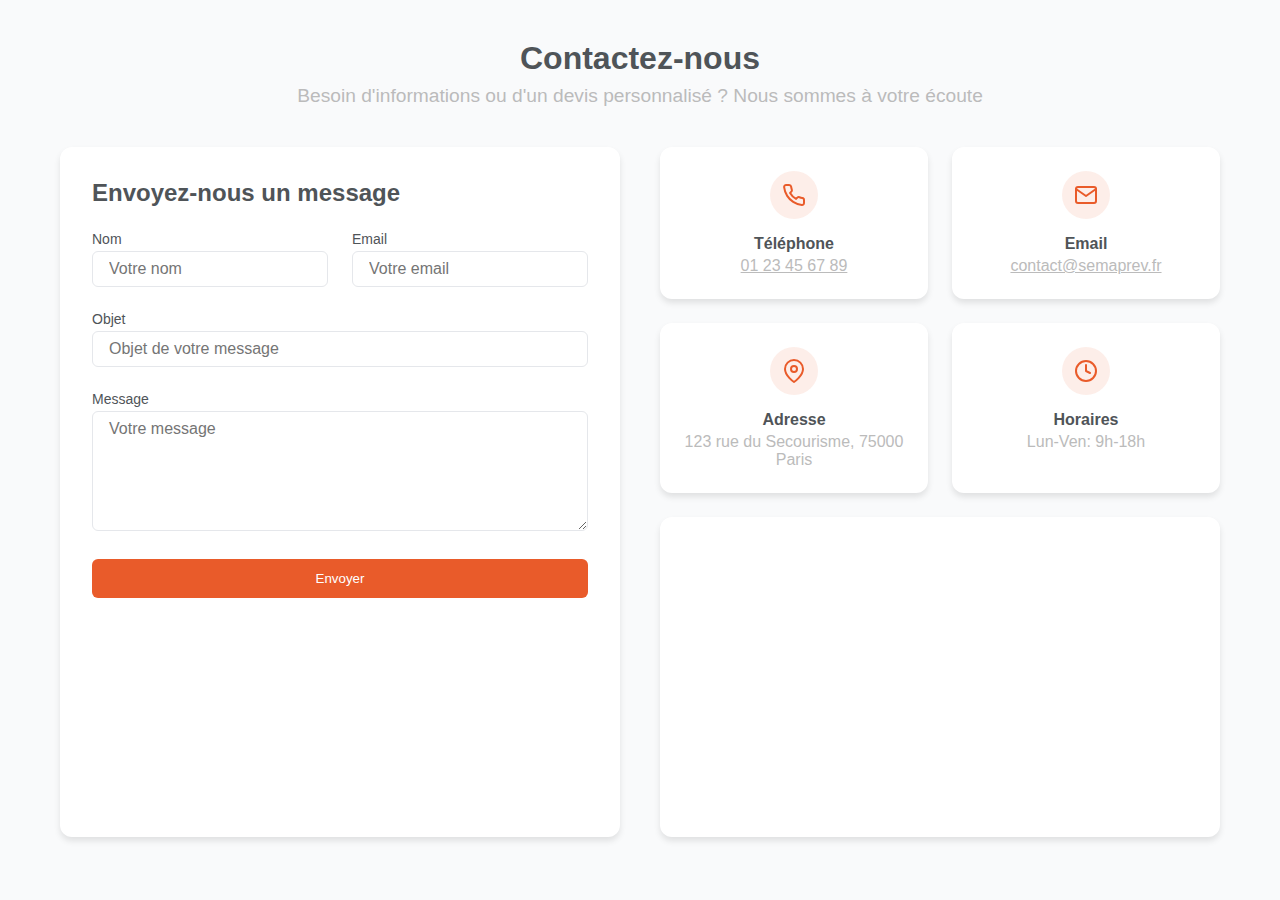
<file: src/examples/contact-form-example.html>
<!DOCTYPE html>
<html lang="fr">
<head>
  <meta charset="UTF-8">
  <meta name="viewport" content="width=device-width, initial-scale=1.0">
  <title>SEMA PREV - Contact Form Example</title>
  <style>
    /* Basic reset */
    * {
      margin: 0;
      padding: 0;
      box-sizing: border-box;
    }
    
    body {
      font-family: 'Inter', sans-serif;
      color: #4f5458; /* semaprev-gray */
      background-color: #f9fafb;
    }
    
    .section-container {
      max-width: 1200px;
      margin: 0 auto;
      padding: 40px 20px;
    }
    
    h2 {
      font-size: 2rem;
      margin-bottom: 0.5rem;
      text-align: center;
    }
    
    .subtitle {
      font-size: 1.2rem;
      color: #bbbbbb; /* semaprev-lightgray */
      margin-bottom: 2.5rem;
      text-align: center;
    }
    
    .form-grid {
      display: grid;
      grid-template-columns: 1fr;
      gap: 2.5rem;
    }
    
    @media (min-width: 768px) {
      .form-grid {
        grid-template-columns: 1fr 1fr;
      }
    }
    
    .contact-form {
      background-color: white;
      border-radius: 0.75rem;
      box-shadow: 0 4px 6px rgba(0, 0, 0, 0.1);
      padding: 2rem;
    }
    
    .form-title {
      font-size: 1.5rem;
      font-weight: 700;
      margin-bottom: 1.5rem;
    }
    
    .input-group {
      margin-bottom: 1.5rem;
    }
    
    .input-row {
      display: grid;
      grid-template-columns: 1fr;
      gap: 1.5rem;
    }
    
    @media (min-width: 768px) {
      .input-row {
        grid-template-columns: 1fr 1fr;
      }
    }
    
    label {
      display: block;
      font-size: 0.875rem;
      font-weight: 500;
      margin-bottom: 0.25rem;
    }
    
    input, textarea {
      width: 100%;
      padding: 0.5rem 1rem;
      border: 1px solid #e5e7eb;
      border-radius: 0.375rem;
      font-family: inherit;
      font-size: 1rem;
    }
    
    input:focus, textarea:focus {
      outline: none;
      border-color: #e95b2a; /* semaprev-orange */
      box-shadow: 0 0 0 2px rgba(233, 91, 42, 0.2);
    }
    
    textarea {
      resize: vertical;
      min-height: 120px;
    }
    
    button {
      width: 100%;
      background-color: #e95b2a; /* semaprev-orange */
      color: white;
      border: none;
      border-radius: 0.375rem;
      padding: 0.75rem 1.5rem;
      font-weight: 500;
      cursor: pointer;
      transition: background-color 0.3s;
    }
    
    button:hover {
      background-color: #d04c1f;
    }
    
    .contact-info {
      display: grid;
      grid-template-columns: 1fr;
      gap: 1.5rem;
    }
    
    @media (min-width: 640px) {
      .contact-info {
        grid-template-columns: 1fr 1fr;
      }
    }
    
    .contact-card {
      background-color: white;
      padding: 1.5rem;
      border-radius: 0.75rem;
      box-shadow: 0 4px 6px rgba(0, 0, 0, 0.1);
      display: flex;
      flex-direction: column;
      align-items: center;
      text-align: center;
    }
    
    .icon-circle {
      width: 3rem;
      height: 3rem;
      border-radius: 50%;
      background-color: rgba(233, 91, 42, 0.1);
      display: flex;
      align-items: center;
      justify-content: center;
      margin-bottom: 1rem;
    }
    
    .contact-title {
      font-weight: 600;
      margin-bottom: 0.25rem;
    }
    
    .contact-details {
      color: #bbbbbb;
    }
    
    .map-container {
      background-color: white;
      border-radius: 0.75rem;
      box-shadow: 0 4px 6px rgba(0, 0, 0, 0.1);
      overflow: hidden;
      height: 320px;
    }
    
    iframe {
      width: 100%;
      height: 100%;
      border: 0;
    }
  </style>
</head>
<body>
  <section class="section-container">
    <h2>Contactez-nous</h2>
    <p class="subtitle">Besoin d'informations ou d'un devis personnalisé ? Nous sommes à votre écoute</p>
    
    <div class="form-grid">
      <div class="contact-form">
        <h3 class="form-title">Envoyez-nous un message</h3>
        <form id="contactForm">
          <div class="input-group">
            <div class="input-row">
              <div>
                <label for="name">Nom</label>
                <input type="text" id="name" placeholder="Votre nom">
              </div>
              <div>
                <label for="email">Email</label>
                <input type="email" id="email" placeholder="Votre email">
              </div>
            </div>
          </div>
          
          <div class="input-group">
            <label for="subject">Objet</label>
            <input type="text" id="subject" placeholder="Objet de votre message">
          </div>
          
          <div class="input-group">
            <label for="message">Message</label>
            <textarea id="message" placeholder="Votre message"></textarea>
          </div>
          
          <button type="submit">Envoyer</button>
        </form>
      </div>
      
      <div>
        <div class="contact-info">
          <div class="contact-card">
            <div class="icon-circle">
              <svg xmlns="http://www.w3.org/2000/svg" width="24" height="24" viewBox="0 0 24 24" fill="none" stroke="#e95b2a" stroke-width="2" stroke-linecap="round" stroke-linejoin="round">
                <path d="M22 16.92v3a2 2 0 0 1-2.18 2 19.79 19.79 0 0 1-8.63-3.07 19.5 19.5 0 0 1-6-6 19.79 19.79 0 0 1-3.07-8.67A2 2 0 0 1 4.11 2h3a2 2 0 0 1 2 1.72 12.84 12.84 0 0 0 .7 2.81 2 2 0 0 1-.45 2.11L8.09 9.91a16 16 0 0 0 6 6l1.27-1.27a2 2 0 0 1 2.11-.45 12.84 12.84 0 0 0 2.81.7A2 2 0 0 1 22 16.92z"></path>
              </svg>
            </div>
            <h4 class="contact-title">Téléphone</h4>
            <a href="tel:+33123456789" class="contact-details">01 23 45 67 89</a>
          </div>
          
          <div class="contact-card">
            <div class="icon-circle">
              <svg xmlns="http://www.w3.org/2000/svg" width="24" height="24" viewBox="0 0 24 24" fill="none" stroke="#e95b2a" stroke-width="2" stroke-linecap="round" stroke-linejoin="round">
                <path d="M4 4h16c1.1 0 2 .9 2 2v12c0 1.1-.9 2-2 2H4c-1.1 0-2-.9-2-2V6c0-1.1.9-2 2-2z"></path>
                <polyline points="22,6 12,13 2,6"></polyline>
              </svg>
            </div>
            <h4 class="contact-title">Email</h4>
            <a href="mailto:contact@semaprev.fr" class="contact-details">contact@semaprev.fr</a>
          </div>
          
          <div class="contact-card">
            <div class="icon-circle">
              <svg xmlns="http://www.w3.org/2000/svg" width="24" height="24" viewBox="0 0 24 24" fill="none" stroke="#e95b2a" stroke-width="2" stroke-linecap="round" stroke-linejoin="round">
                <path d="M21 10c0 7-9 13-9 13s-9-6-9-13a9 9 0 0 1 18 0z"></path>
                <circle cx="12" cy="10" r="3"></circle>
              </svg>
            </div>
            <h4 class="contact-title">Adresse</h4>
            <p class="contact-details">123 rue du Secourisme, 75000 Paris</p>
          </div>
          
          <div class="contact-card">
            <div class="icon-circle">
              <svg xmlns="http://www.w3.org/2000/svg" width="24" height="24" viewBox="0 0 24 24" fill="none" stroke="#e95b2a" stroke-width="2" stroke-linecap="round" stroke-linejoin="round">
                <circle cx="12" cy="12" r="10"></circle>
                <polyline points="12 6 12 12 16 14"></polyline>
              </svg>
            </div>
            <h4 class="contact-title">Horaires</h4>
            <p class="contact-details">Lun-Ven: 9h-18h</p>
          </div>
        </div>
        
        <div class="map-container" style="margin-top: 1.5rem;">
          <iframe
            src="https://www.google.com/maps/embed?pb=!1m18!1m12!1m3!1d83998.76457430434!2d2.2769948739321284!3d48.85894658138326!2m3!1f0!2f0!3f0!3m2!1i1024!2i768!4f13.1!3m3!1m2!1s0x47e66e1f06e2b70f%3A0x40b82c3688c9460!2sParis%2C%20France!5e0!3m2!1sfr!2sfr!4v1654789158270!5m2!1sfr!2sfr"
            allowfullscreen
            loading="lazy"
            referrerpolicy="no-referrer-when-downgrade"
            title="Carte localisation">
          </iframe>
        </div>
      </div>
    </div>
  </section>

  <script>
    // JavaScript for form handling
    document.getElementById('contactForm').addEventListener('submit', function(event) {
      event.preventDefault();
      
      const name = document.getElementById('name').value;
      const email = document.getElementById('email').value;
      const subject = document.getElementById('subject').value;
      const message = document.getElementById('message').value;
      
      // Basic validation
      if (!name || !email || !subject || !message) {
        alert('Veuillez remplir tous les champs du formulaire.');
        return;
      }
      
      // In a real application, you would send this data to a PHP script
      // Example of how to connect to PHP:
      /*
      fetch('process-form.php', {
        method: 'POST',
        headers: {
          'Content-Type': 'application/json',
        },
        body: JSON.stringify({
          name: name,
          email: email,
          subject: subject,
          message: message
        })
      })
      .then(response => response.json())
      .then(data => {
        if (data.success) {
          alert('Votre message a été envoyé avec succès!');
          document.getElementById('contactForm').reset();
        } else {
          alert('Une erreur est survenue. Veuillez réessayer.');
        }
      })
      .catch(error => {
        console.error('Error:', error);
        alert('Une erreur est survenue. Veuillez réessayer.');
      });
      */
      
      // For this example, just show an alert
      alert(`Merci ${name}! Votre message a été envoyé. Nous vous contacterons bientôt.`);
      document.getElementById('contactForm').reset();
    });
  </script>
</body>
</html>
</file>
